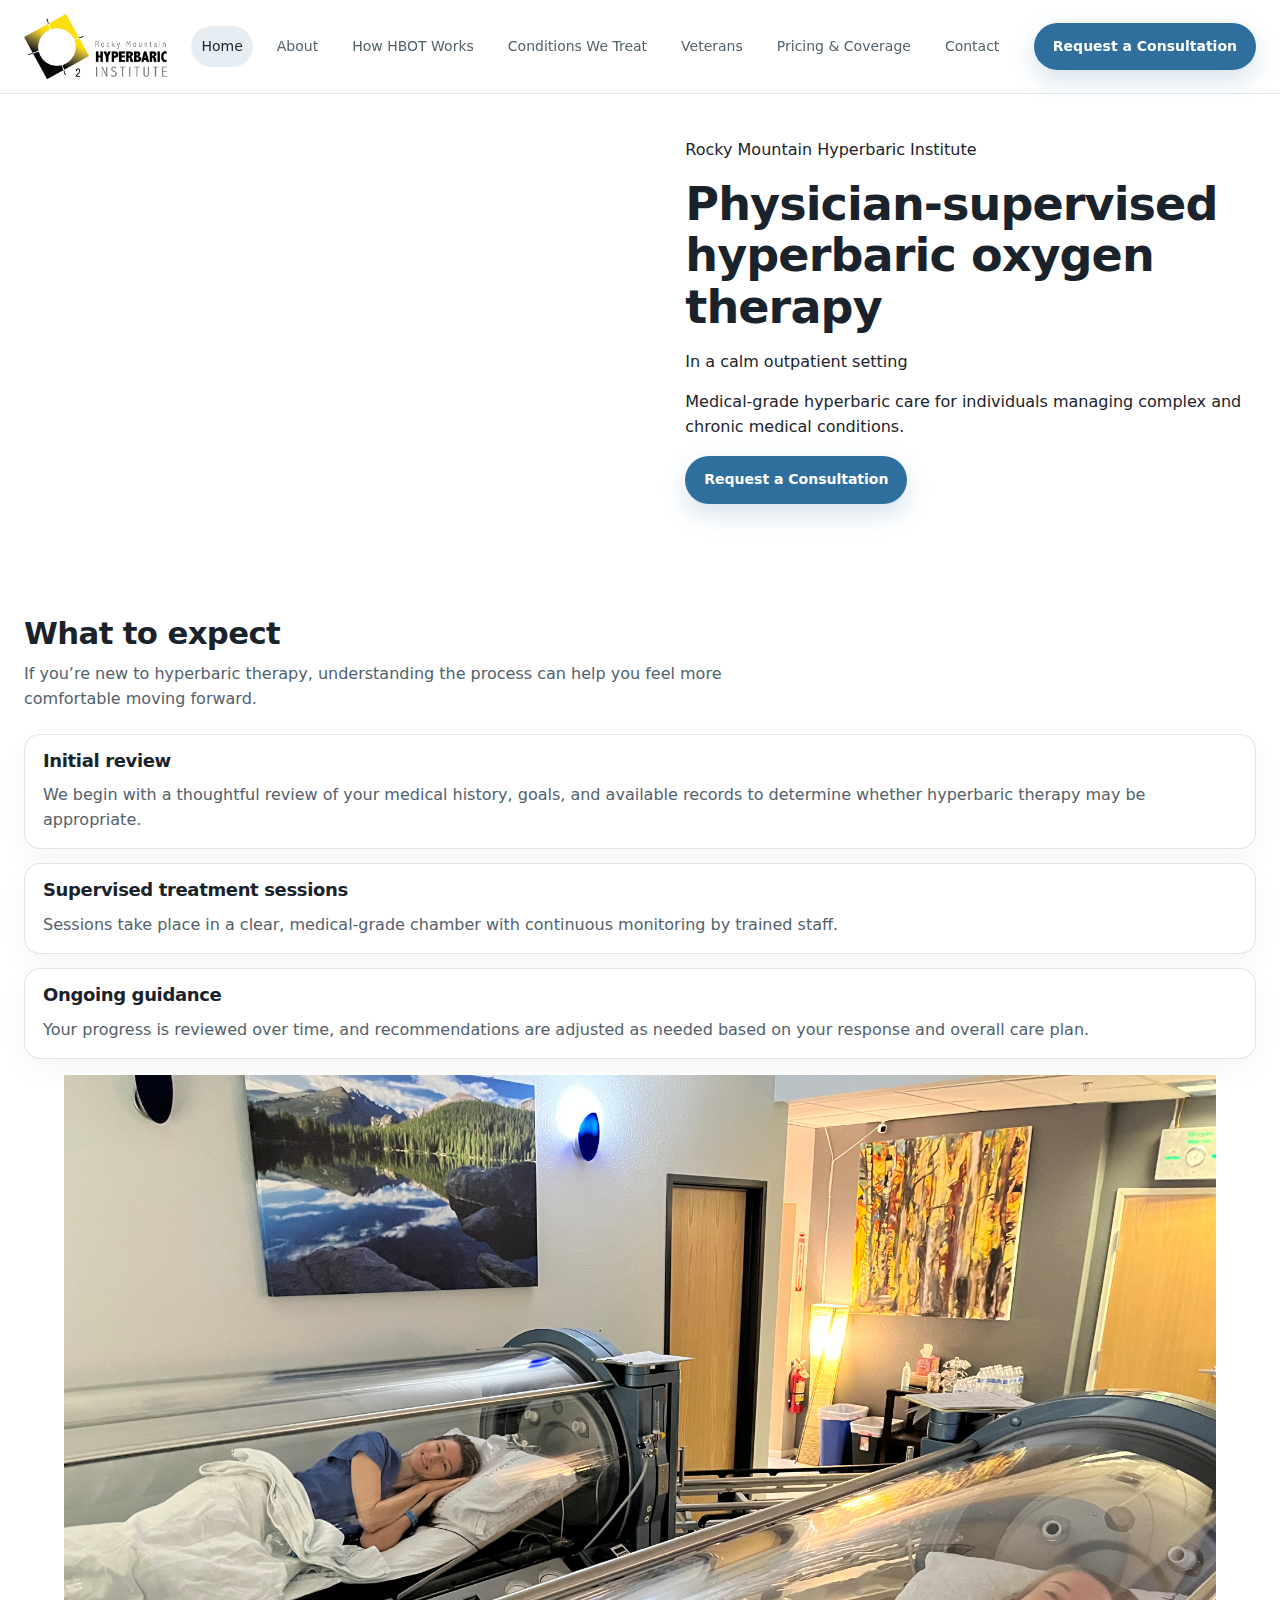
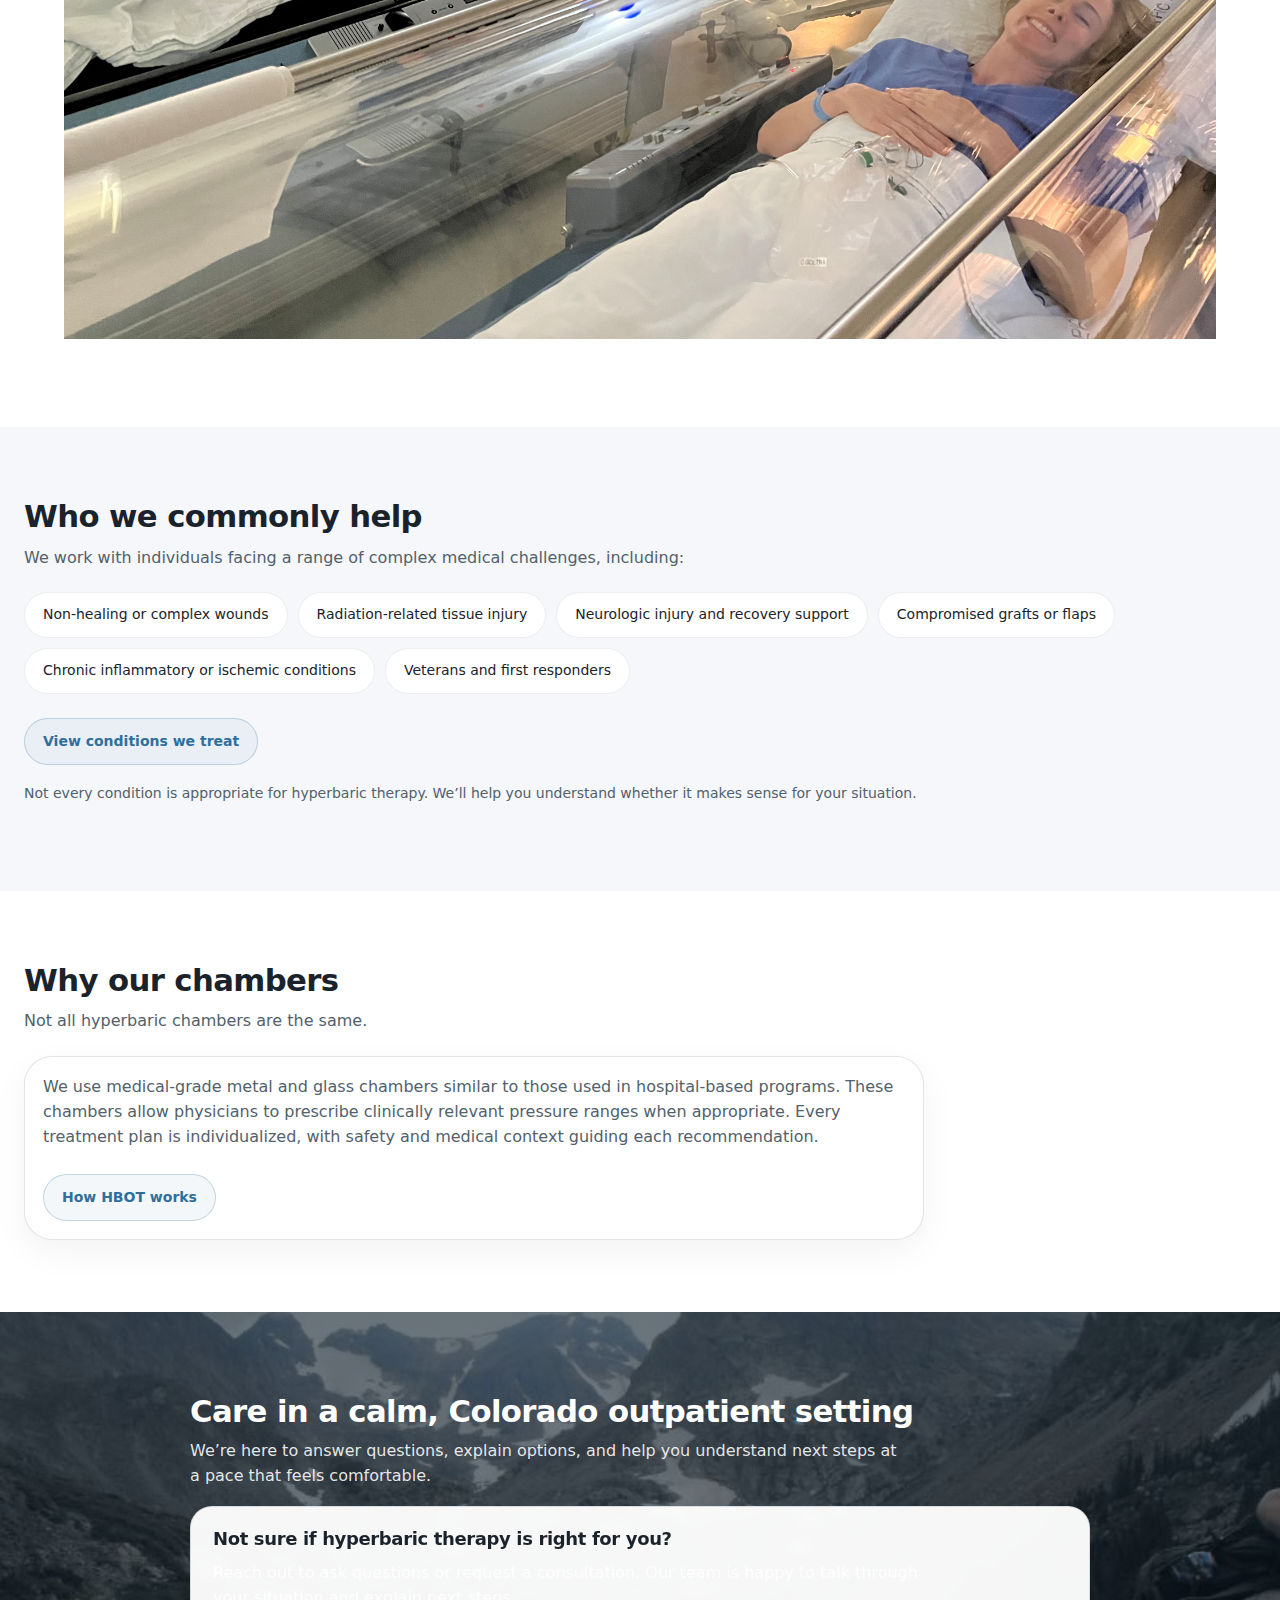
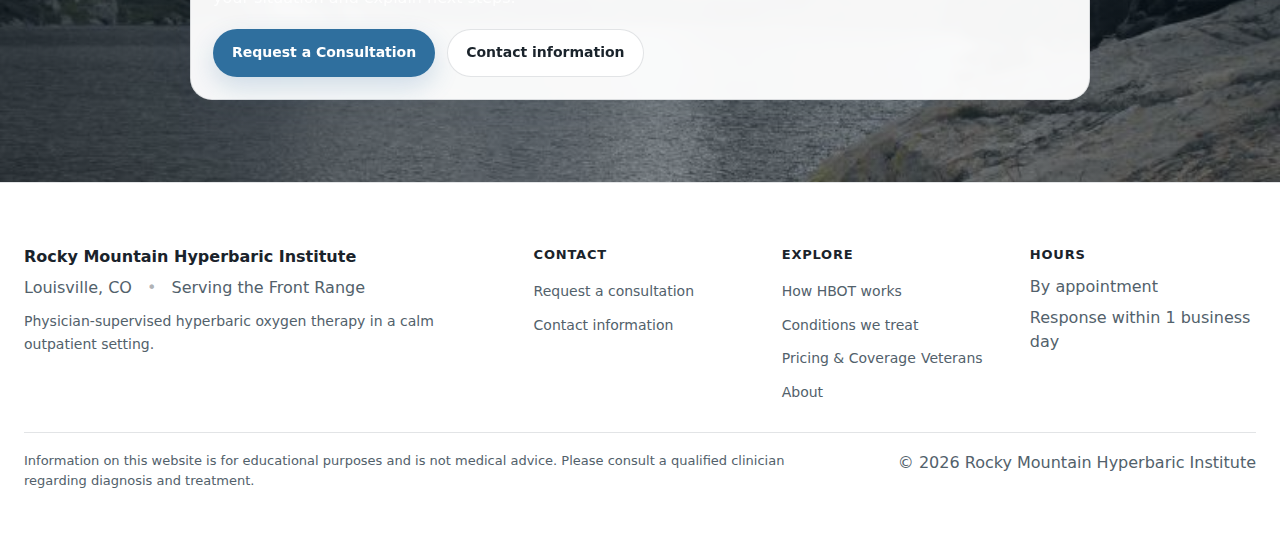
<file: index.html>
<!DOCTYPE html>
<html lang="en">
<head>
  <meta charset="UTF-8" />
  <meta name="viewport" content="width=device-width, initial-scale=1" />
  <title>Rocky Mountain Hyperbaric Institute</title>
  <meta
    name="description"
    content="Physician-supervised hyperbaric oxygen therapy in a calm outpatient setting. Serving Louisville, Boulder, and the Front Range."
  />

  <link rel="stylesheet" href="/styles/base.css" />
  <link rel="stylesheet" href="/styles/components.css" />
  <link rel="stylesheet" href="/styles/home.css" />
</head>

<body class="home">
  <!-- Header -->
  <header class="site-header">
    <div class="container header-inner">
      <a class="brand" href="/index.html" aria-label="Rocky Mountain Hyperbaric Institute home">
        <img
          class="brand-logo"
          src="/assets/global/logo.png"
          alt="Rocky Mountain Hyperbaric Institute"
        />
      </a>

      <nav class="nav" aria-label="Primary navigation">
        <a class="nav-link is-active" href="/index.html">Home</a>
        <a class="nav-link" href="/pages/about.html">About</a>
        <a class="nav-link" href="/pages/how-hbot-works.html">How HBOT Works</a>
        <a class="nav-link" href="/pages/conditions.html">Conditions We Treat</a>
        <a class="nav-link" href="/pages/veterans.html">Veterans</a>
        <a class="nav-link" href="/pages/pricing-coverage.html">Pricing & Coverage</a>
        <a class="nav-link" href="/pages/contact.html">Contact</a>
      </nav>

      <div class="header-cta">
        <a class="btn btn-primary" href="/pages/contact.html">Request a Consultation</a>
      </div>
    </div>
  </header>

  <main>
    <!-- Hero (full-width band, constrained content) -->
    <section class="hero">
      <div class="hero-overlay"></div>

      <div class="hero-content">
        <p class="hero-kicker">Rocky Mountain Hyperbaric Institute</p>
        <div class="hero-divider"></div>

        <h1>Physician-supervised hyperbaric oxygen therapy</h1>

        <p class="hero-secondary">In a calm outpatient setting</p>

        <p class="hero-subhead">
          Medical-grade hyperbaric care for individuals managing complex and chronic medical
          conditions.
        </p>

        <a class="btn btn-primary" href="/pages/contact.html">Request a Consultation</a>
      </div>
    </section>

    <!-- What to expect -->
    <section class="section what-to-expect">
      <div class="container what-to-expect-grid">
        <header class="what-to-expect-header">
          <h2>What to expect</h2>
          <p class="subhead">
            If you’re new to hyperbaric therapy, understanding the process can help you feel more
            comfortable moving forward.
          </p>
        </header>

        <div class="what-to-expect-cards">
          <div class="card-stack">
            <article class="card">
              <h3>Initial review</h3>
              <p>
                We begin with a thoughtful review of your medical history, goals, and available
                records to determine whether hyperbaric therapy may be appropriate.
              </p>
            </article>

            <article class="card">
              <h3>Supervised treatment sessions</h3>
              <p>
                Sessions take place in a clear, medical-grade chamber with continuous monitoring by
                trained staff.
              </p>
            </article>

            <article class="card">
              <h3>Ongoing guidance</h3>
              <p>
                Your progress is reviewed over time, and recommendations are adjusted as needed
                based on your response and overall care plan.
              </p>
            </article>
          </div>
        </div>

        <figure class="what-to-expect-media" aria-hidden="true">
          <img src="/assets/home/what-to-expect.jpg" alt="" />
        </figure>
      </div>
    </section>

    <!-- Who we commonly help -->
    <section class="section section-muted">
      <div class="container">
        <h2>Who we commonly help</h2>
        <p class="subhead">
          We work with individuals facing a range of complex medical challenges, including:
        </p>

        <div class="pill-grid" role="list">
          <span class="pill" role="listitem">Non-healing or complex wounds</span>
          <span class="pill" role="listitem">Radiation-related tissue injury</span>
          <span class="pill" role="listitem">Neurologic injury and recovery support</span>
          <span class="pill" role="listitem">Compromised grafts or flaps</span>
          <span class="pill" role="listitem">Chronic inflammatory or ischemic conditions</span>
          <span class="pill" role="listitem">Veterans and first responders</span>
        </div>

        <div class="section-actions">
          <a class="btn btn-secondary" href="/pages/conditions.html">View conditions we treat</a>
        </div>

        <p class="fineprint">
          Not every condition is appropriate for hyperbaric therapy. We’ll help you understand
          whether it makes sense for your situation.
        </p>
      </div>
    </section>

    <!-- Why our chambers -->
    <section class="section">
      <div class="container">
        <h2>Why our chambers</h2>
        <p class="subhead">Not all hyperbaric chambers are the same.</p>

        <div class="callout">
          <p>
            We use medical-grade metal and glass chambers similar to those used in hospital-based
            programs. These chambers allow physicians to prescribe clinically relevant pressure
            ranges when appropriate. Every treatment plan is individualized, with safety and
            medical context guiding each recommendation.
          </p>

          <div class="section-actions">
            <a class="btn btn-secondary" href="/pages/how-hbot-works.html">How HBOT works</a>
          </div>
        </div>
      </div>
    </section>

    <!-- Mountain band + embedded CTA -->
    <section class="mountain-band">
      <div class="container mountain-inner">
        <h2>Care in a calm, Colorado outpatient setting</h2>
        <p>
          We’re here to answer questions, explain options, and help you understand next steps at a
          pace that feels comfortable.
        </p>

        <div class="cta-card cta-card--embedded cta-card--stacked">
          <div>
            <h3>Not sure if hyperbaric therapy is right for you?</h3>
            <p>
              Reach out to ask questions or request a consultation. Our team is happy to talk
              through your situation and explain next steps.
            </p>

            <div class="cta-actions">
              <a class="btn btn-primary" href="/pages/contact.html">Request a Consultation</a>
              <a class="btn btn-secondary" href="/pages/contact.html">Contact information</a>
            </div>
          </div>
        </div>
      </div>
    </section>
  </main>

  <!-- Footer -->
  <footer class="site-footer">
    <div class="container footer-top">
      <div class="footer-brand">
        <strong>Rocky Mountain Hyperbaric Institute</strong>
        <div class="footer-muted">
          Louisville, CO <span class="dot">•</span> Serving the Front Range
        </div>
        <p class="footer-blurb">
          Physician-supervised hyperbaric oxygen therapy in a calm outpatient setting.
        </p>
      </div>

      <div class="footer-cols">
        <div class="footer-col">
          <div class="footer-title">Contact</div>
          <a class="footer-link" href="/pages/contact.html">Request a consultation</a>
          <a class="footer-link" href="/pages/contact.html">Contact information</a>
        </div>

        <div class="footer-col">
          <div class="footer-title">Explore</div>
          <a class="footer-link" href="/pages/how-hbot-works.html">How HBOT works</a>
          <a class="footer-link" href="/pages/conditions.html">Conditions we treat</a>
          <a class="footer-link" href="/pages/pricing-coverage.html">Pricing & Coverage</a>
          <a class="footer-link" href="/pages/veterans.html">Veterans</a>
          <a class="footer-link" href="/pages/about.html">About</a>
        </div>

        <div class="footer-col">
          <div class="footer-title">Hours</div>
          <div class="footer-muted">By appointment</div>
          <div class="footer-muted">Response within 1 business day</div>
        </div>
      </div>
    </div>

    <div class="container footer-bottom">
      <div class="footer-fineprint">
        Information on this website is for educational purposes and is not medical advice. Please consult a qualified clinician regarding diagnosis and treatment.
      </div>

      <div class="footer-legal">
        <span class="footer-muted">© <span id="year"></span> Rocky Mountain Hyperbaric Institute</span>
      </div>
    </div>
  </footer>

  <script>
    document.getElementById("year").textContent = new Date().getFullYear();
  </script>

  <script src="/scripts/header-scroll.js"></script>

</body>
</html>
</file>
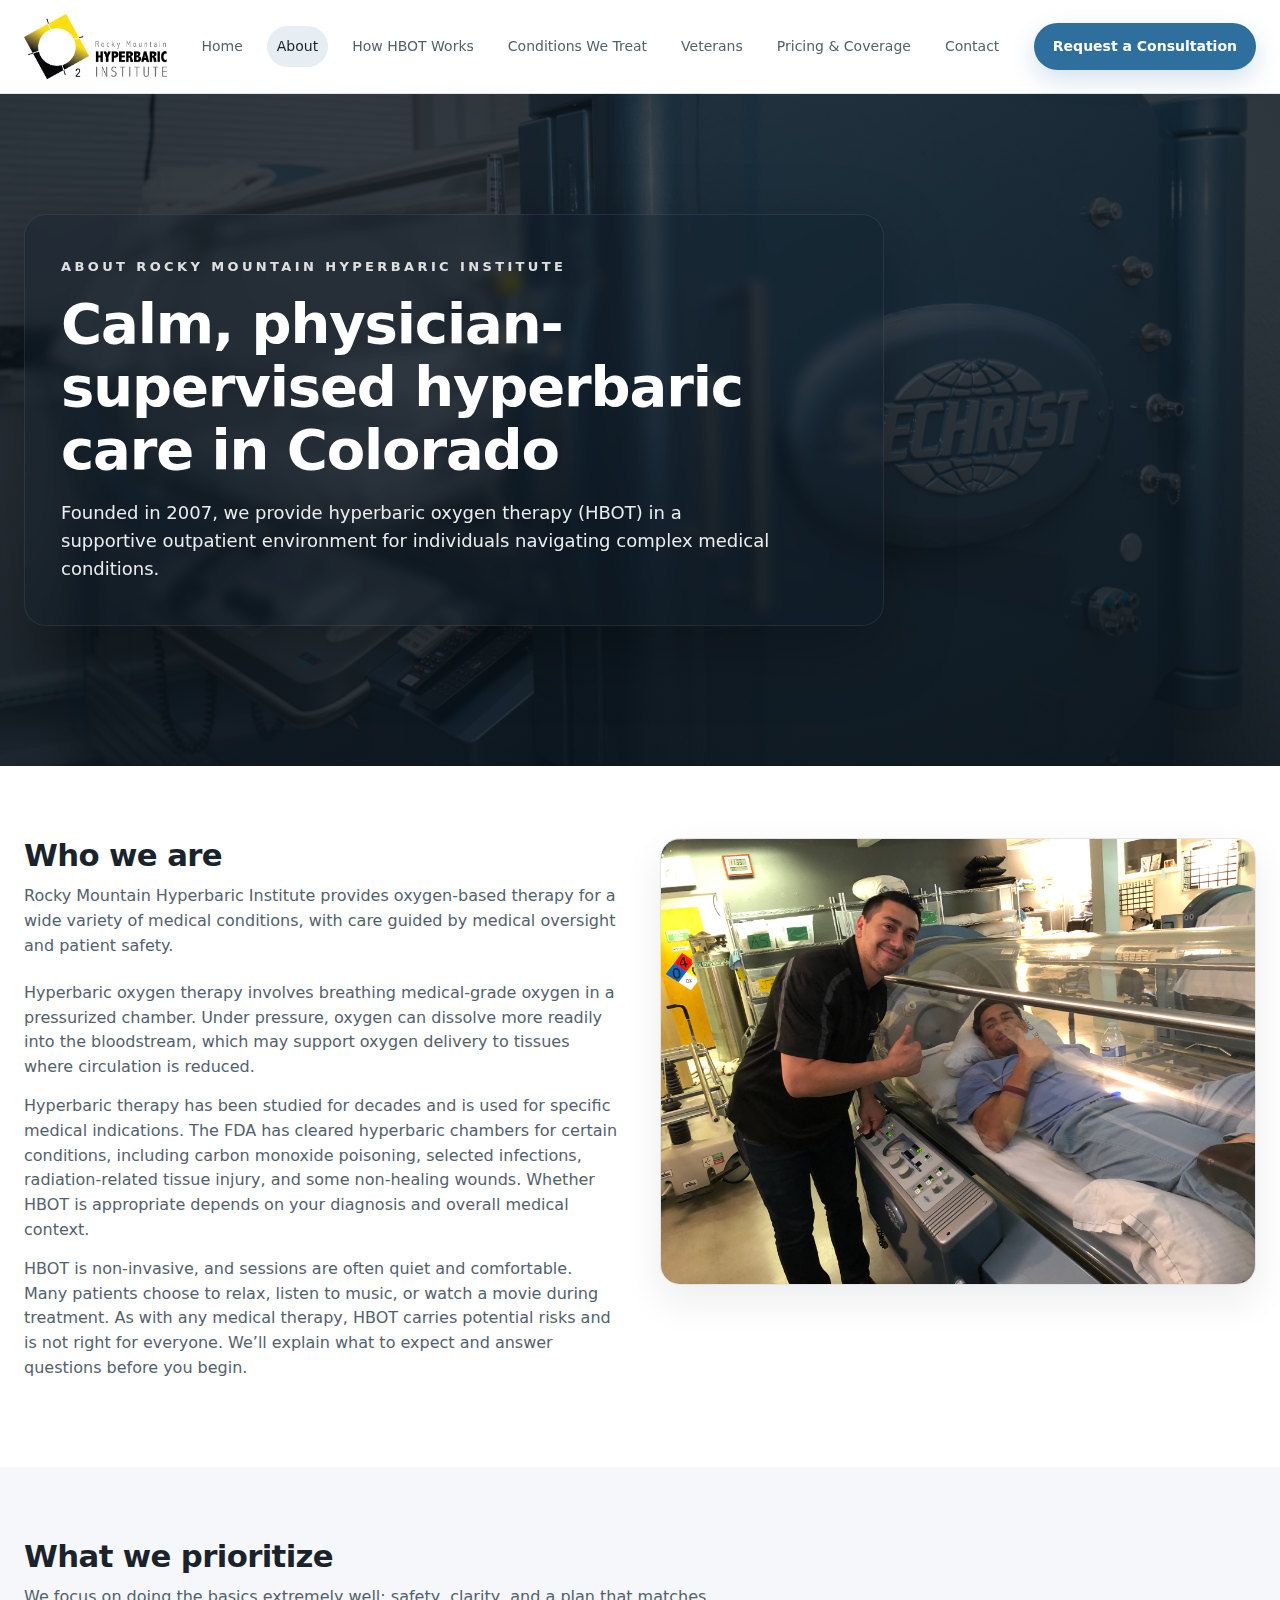
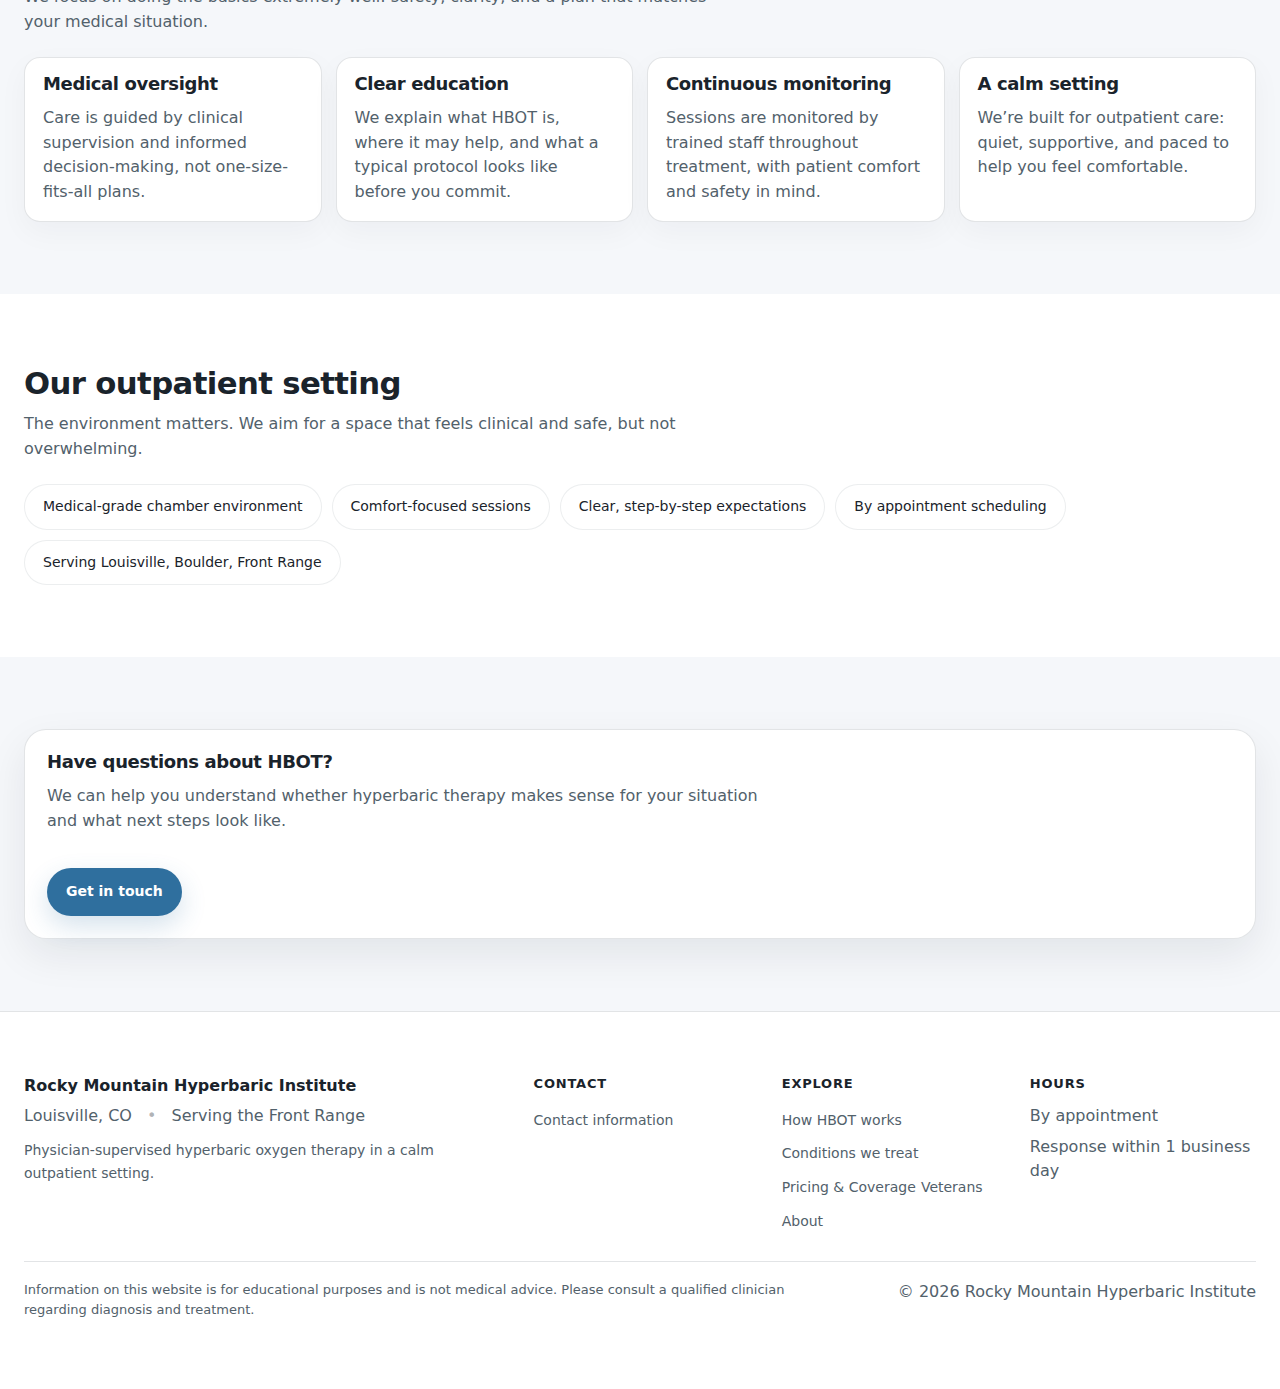
<file: pages/about.html>
<!DOCTYPE html>
<html lang="en">
<head>
  <meta charset="UTF-8" />
  <meta name="viewport" content="width=device-width, initial-scale=1" />
  <title>About | Rocky Mountain Hyperbaric Institute</title>
  <meta
    name="description"
    content="Learn about Rocky Mountain Hyperbaric Institute, founded in 2007, and our physician-supervised approach to hyperbaric oxygen therapy."
  />

  <link rel="stylesheet" href="/styles/base.css" />
  <link rel="stylesheet" href="/styles/components.css" />
  <link rel="stylesheet" href="/styles/about.css" />
</head>

<body>
  <!-- Header (same as home) -->
  <header class="site-header">
    <div class="container header-inner">
      <a class="brand" href="/index.html" aria-label="Rocky Mountain Hyperbaric Institute home">
        <img class="brand-logo" src="/assets/global/logo.png" alt="Rocky Mountain Hyperbaric Institute" />
      </a>

      <nav class="nav" aria-label="Primary navigation">
        <a class="nav-link" href="/index.html">Home</a>
        <a class="nav-link is-active" aria-current="page" href="/pages/about.html">About</a>
        <a class="nav-link" href="/pages/how-hbot-works.html">How HBOT Works</a>
        <a class="nav-link" href="/pages/conditions.html">Conditions We Treat</a>
        <a class="nav-link" href="/pages/veterans.html">Veterans</a>
        <a class="nav-link" href="/pages/pricing-coverage.html">Pricing & Coverage</a>
        <a class="nav-link" href="/pages/contact.html">Contact</a>
      </nav>

      <div class="header-cta">
        <a class="btn btn-primary" href="/pages/contact.html">Request a Consultation</a>
      </div>
    </div>
  </header>

  <main>
    <!-- Hero (no CTA) -->
    <section class="about-hero">
    <div class="about-hero-overlay"></div>

    <div class="container">
        <div class="about-hero-panel">
        <p class="about-kicker">About Rocky Mountain Hyperbaric Institute</p>

        <h1>Calm, physician-supervised hyperbaric care in Colorado</h1>

        <p class="about-lead">
            Founded in 2007, we provide hyperbaric oxygen therapy (HBOT) in a supportive
            outpatient environment for individuals navigating complex medical conditions.
        </p>
        </div>
    </div>
    </section>

    <!-- Who We Are (text + image) -->
    <section class="section">
      <div class="container about-split">
        <div>
          <h2>Who we are</h2>

          <p class="subhead">
            Rocky Mountain Hyperbaric Institute provides oxygen-based therapy for a wide variety of
            medical conditions, with care guided by medical oversight and patient safety.
          </p>

          <div class="about-copy">
            <p>
              Hyperbaric oxygen therapy involves breathing medical-grade oxygen in a pressurized
              chamber. Under pressure, oxygen can dissolve more readily into the bloodstream, which
              may support oxygen delivery to tissues where circulation is reduced.
            </p>

            <p>
              Hyperbaric therapy has been studied for decades and is used for specific medical
              indications. The FDA has cleared hyperbaric chambers for certain conditions, including
              carbon monoxide poisoning, selected infections, radiation-related tissue injury, and
              some non-healing wounds. Whether HBOT is appropriate depends on your diagnosis and
              overall medical context.
            </p>

            <p>
              HBOT is non-invasive, and sessions are often quiet and comfortable. Many patients
              choose to relax, listen to music, or watch a movie during treatment. As with any
              medical therapy, HBOT carries potential risks and is not right for everyone. We’ll
              explain what to expect and answer questions before you begin.
            </p>
          </div>
        </div>

        <figure class="about-media" aria-hidden="true">
          <img src="/assets/about/jesus-chamber.jpg" alt="" />
        </figure>
      </div>
    </section>

    <!-- What we prioritize -->
    <section class="section section-muted">
      <div class="container">
        <h2>What we prioritize</h2>
        <p class="subhead">
          We focus on doing the basics extremely well: safety, clarity, and a plan that matches your
          medical situation.
        </p>

        <div class="about-cards">
          <article class="card">
            <h3>Medical oversight</h3>
            <p>
              Care is guided by clinical supervision and informed decision-making, not one-size-fits-all plans.
            </p>
          </article>

          <article class="card">
            <h3>Clear education</h3>
            <p>
              We explain what HBOT is, where it may help, and what a typical protocol looks like before you commit.
            </p>
          </article>

          <article class="card">
            <h3>Continuous monitoring</h3>
            <p>
              Sessions are monitored by trained staff throughout treatment, with patient comfort and safety in mind.
            </p>
          </article>

          <article class="card">
            <h3>A calm setting</h3>
            <p>
              We’re built for outpatient care: quiet, supportive, and paced to help you feel comfortable.
            </p>
          </article>
        </div>
      </div>
    </section>

    <!-- Our setting (pills) -->
    <section class="section">
      <div class="container">
        <h2>Our outpatient setting</h2>
        <p class="subhead">
          The environment matters. We aim for a space that feels clinical and safe, but not overwhelming.
        </p>

        <div class="pill-grid" role="list">
          <span class="pill" role="listitem">Medical-grade chamber environment</span>
          <span class="pill" role="listitem">Comfort-focused sessions</span>
          <span class="pill" role="listitem">Clear, step-by-step expectations</span>
          <span class="pill" role="listitem">By appointment scheduling</span>
          <span class="pill" role="listitem">Serving Louisville, Boulder, Front Range</span>
        </div>
      </div>
    </section>

    <!-- Single CTA (different wording) -->
    <section class="section section-muted">
      <div class="container">
        <div class="cta-card cta-card--stacked">
          <div>
            <h3>Have questions about HBOT?</h3>
            <p class="subhead" style="margin-bottom: 0;">
              We can help you understand whether hyperbaric therapy makes sense for your situation and what next steps look like.
            </p>
          </div>

          <div class="cta-actions">
            <a class="btn btn-primary" href="/pages/contact.html">Get in touch</a>
          </div>
        </div>
      </div>
    </section>
  </main>

  <!-- Footer (same as home) -->
  <footer class="site-footer">
    <div class="container footer-top">
      <div class="footer-brand">
        <strong>Rocky Mountain Hyperbaric Institute</strong>
        <div class="footer-muted">
          Louisville, CO <span class="dot">•</span> Serving the Front Range
        </div>
        <p class="footer-blurb">
          Physician-supervised hyperbaric oxygen therapy in a calm outpatient setting.
        </p>
      </div>

      <div class="footer-cols">
        <div class="footer-col">
          <div class="footer-title">Contact</div>
          <a class="footer-link" href="/pages/contact.html">Contact information</a>
        </div>

        <div class="footer-col">
          <div class="footer-title">Explore</div>
          <a class="footer-link" href="/pages/how-hbot-works.html">How HBOT works</a>
          <a class="footer-link" href="/pages/conditions.html">Conditions we treat</a>
          <a class="footer-link" href="/pages/pricing-coverage.html">Pricing & Coverage</a>
          <a class="footer-link" href="/pages/veterans.html">Veterans</a>
          <a class="footer-link" href="/pages/about.html">About</a>
        </div>

        <div class="footer-col">
          <div class="footer-title">Hours</div>
          <div class="footer-muted">By appointment</div>
          <div class="footer-muted">Response within 1 business day</div>
        </div>
      </div>
    </div>

    <div class="container footer-bottom">
      <div class="footer-fineprint">
        Information on this website is for educational purposes and is not medical advice. Please consult a qualified clinician regarding diagnosis and treatment.
      </div>

      <div class="footer-legal">
        <span class="footer-muted">© <span id="year"></span> Rocky Mountain Hyperbaric Institute</span>
      </div>
    </div>
  </footer>

  <script>
    document.getElementById("year").textContent = new Date().getFullYear();
  </script>

  <script src="/scripts/header-scroll.js"></script>
</body>
</html>
</file>
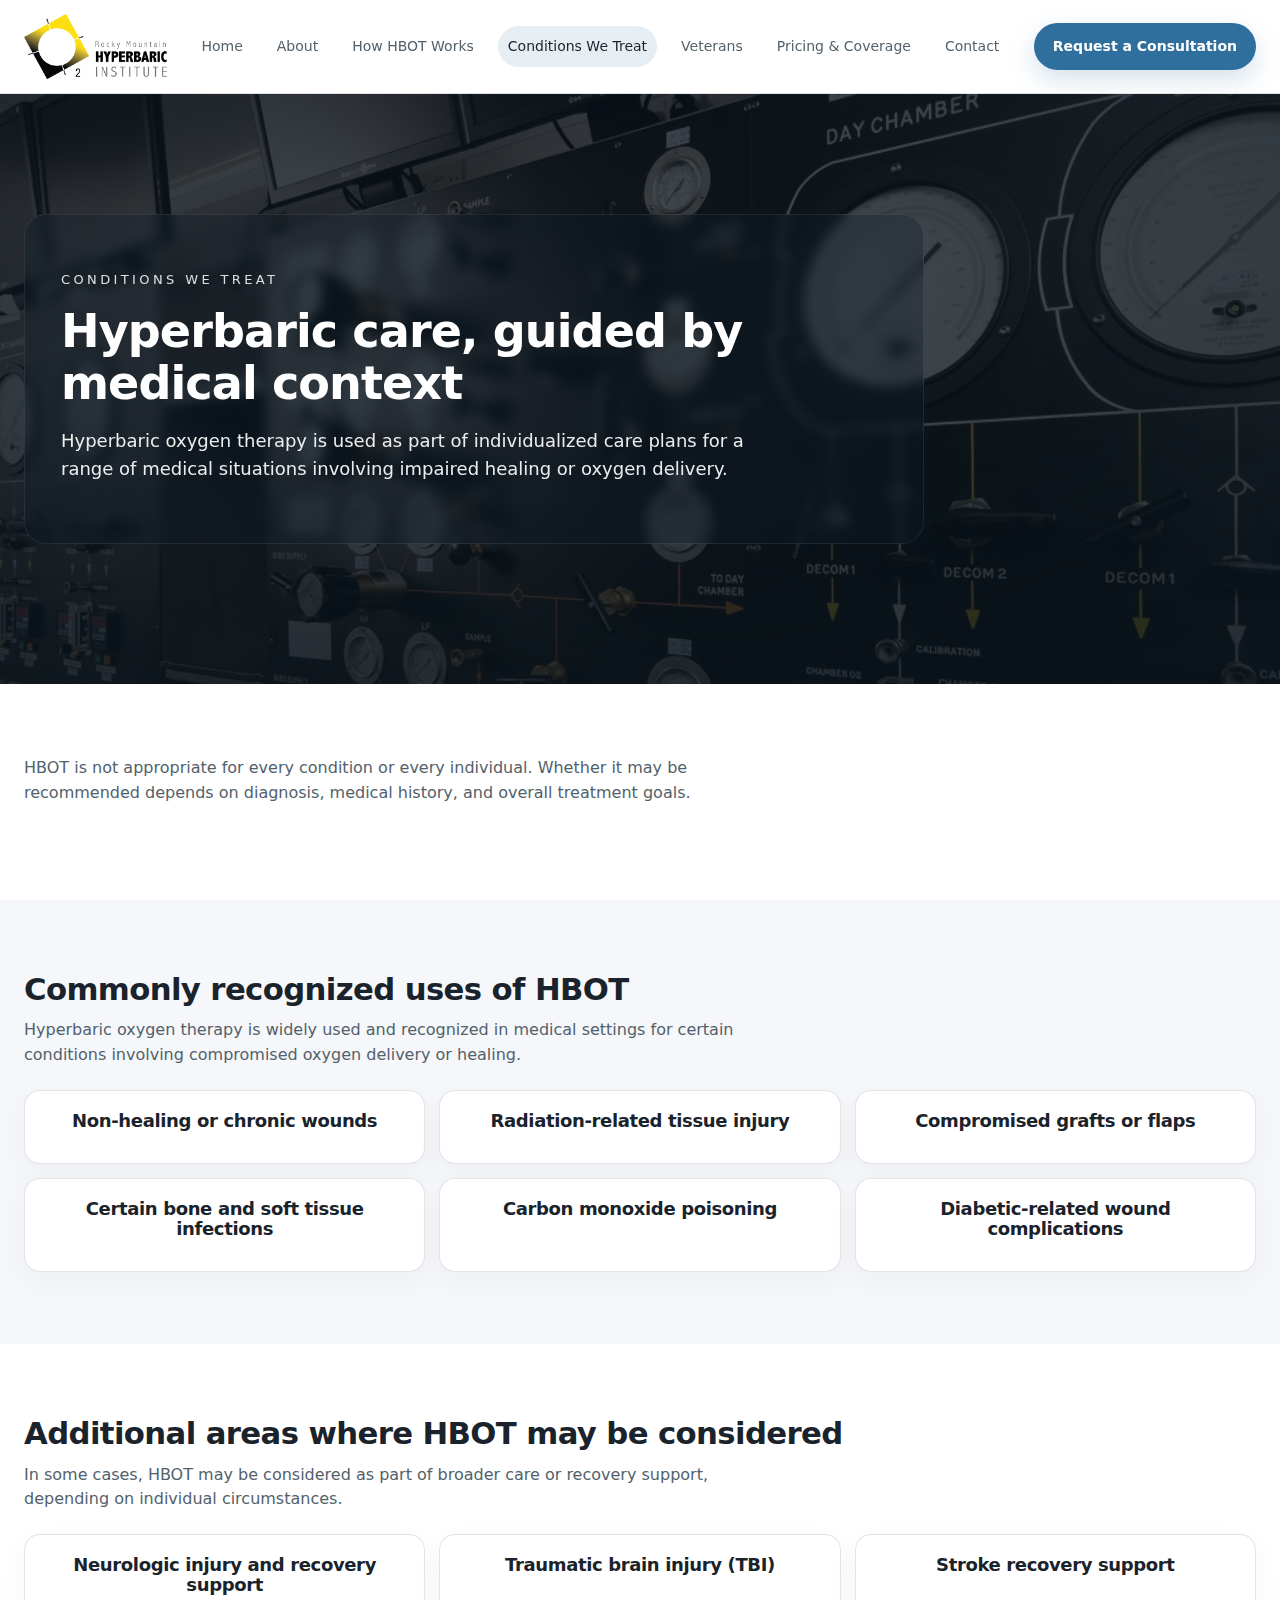
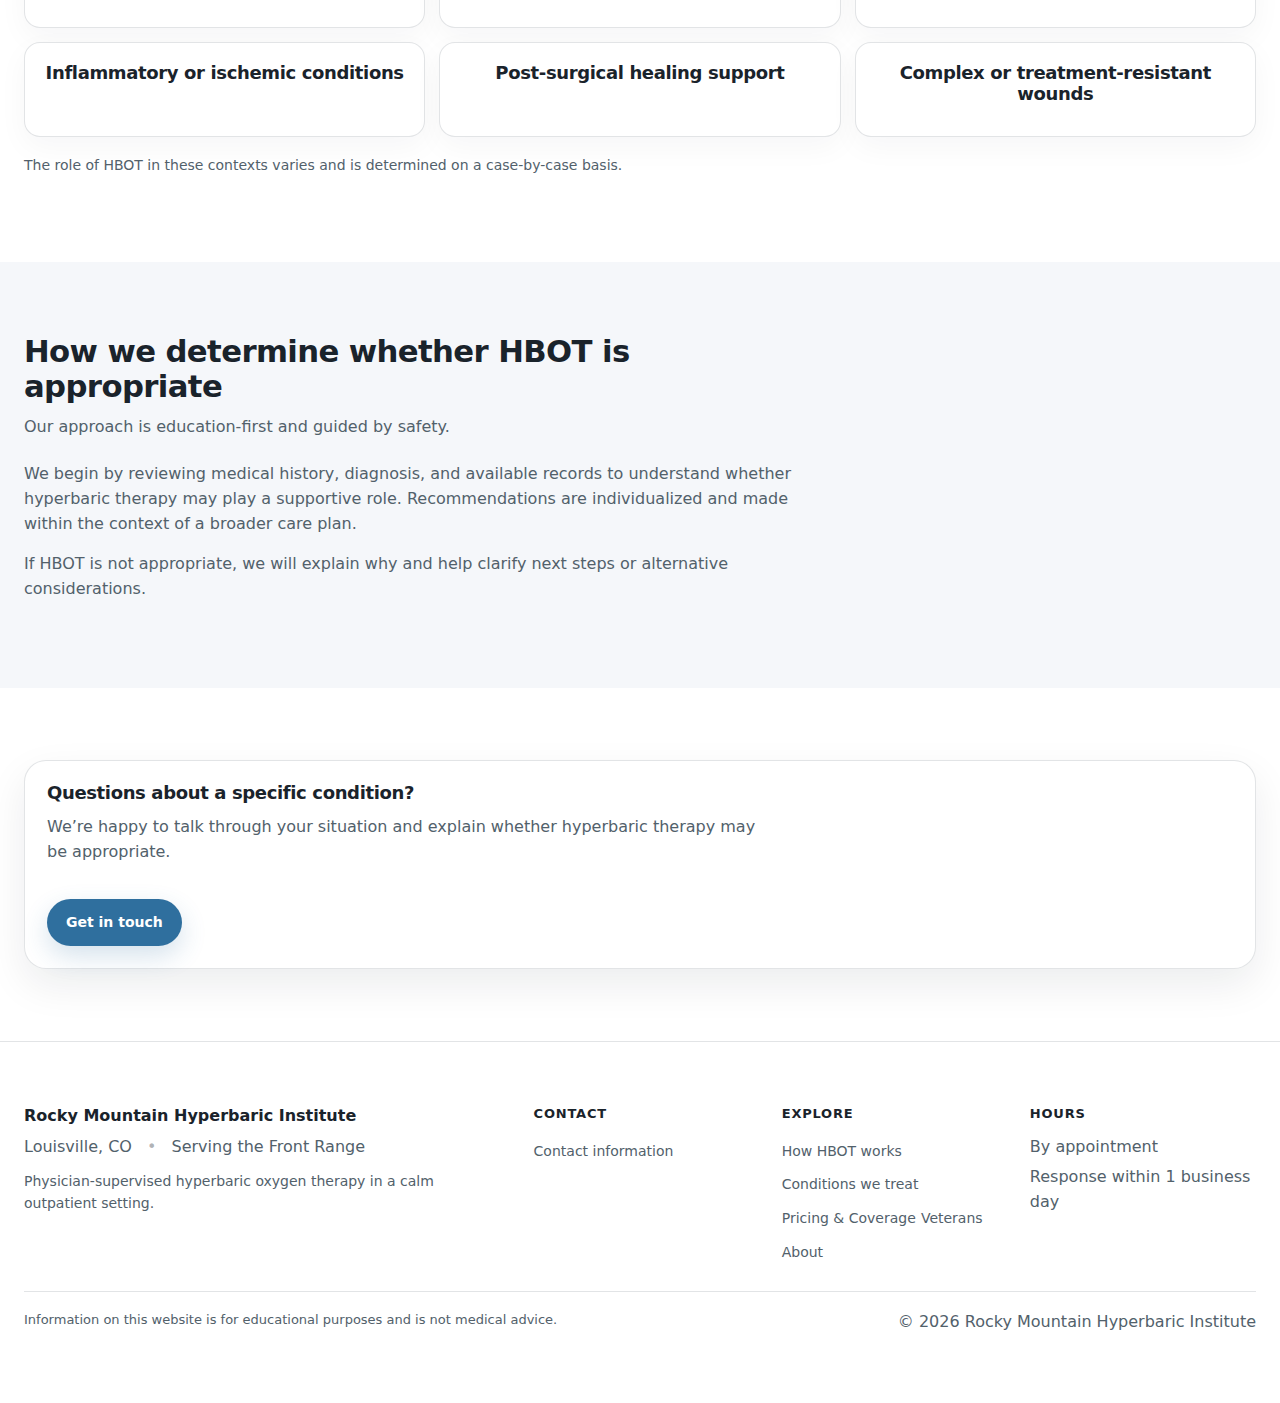
<file: pages/conditions.html>
<!DOCTYPE html>
<html lang="en">
<head>
  <meta charset="UTF-8" />
  <meta name="viewport" content="width=device-width, initial-scale=1" />
  <title>Conditions We Treat | Rocky Mountain Hyperbaric Institute</title>
  <meta
    name="description"
    content="Learn about the types of conditions and medical situations where hyperbaric oxygen therapy (HBOT) may be used as part of care."
  />

  <link rel="stylesheet" href="/styles/base.css" />
  <link rel="stylesheet" href="/styles/components.css" />
  <link rel="stylesheet" href="/styles/conditions.css" />
</head>

<body>
  <!-- Header -->
  <header class="site-header">
    <div class="container header-inner">
      <a class="brand" href="/index.html">
        <img class="brand-logo" src="/assets/global/logo.png" alt="Rocky Mountain Hyperbaric Institute" />
      </a>

      <nav class="nav">
        <a class="nav-link" href="/index.html">Home</a>
        <a class="nav-link" href="/pages/about.html">About</a>
        <a class="nav-link" href="/pages/how-hbot-works.html">How HBOT Works</a>
        <a class="nav-link is-active" aria-current="page" href="/pages/conditions.html">Conditions We Treat</a>
        <a class="nav-link" href="/pages/veterans.html">Veterans</a>
        <a class="nav-link" href="/pages/pricing-coverage.html">Pricing & Coverage</a>
        <a class="nav-link" href="/pages/contact.html">Contact</a>
      </nav>

      <div class="header-cta">
        <a class="btn btn-primary" href="/pages/contact.html">Request a Consultation</a>
      </div>
    </div>
  </header>

  <main>
    <!-- HERO -->
    <section class="conditions-hero">
      <div class="conditions-hero-overlay"></div>

      <div class="container">
        <div class="conditions-hero-panel">
          <p class="conditions-kicker">Conditions We Treat</p>
          <h1>Hyperbaric care, guided by medical context</h1>
          <p class="conditions-lead">
            Hyperbaric oxygen therapy is used as part of individualized care plans for a range of
            medical situations involving impaired healing or oxygen delivery.
          </p>
        </div>
      </div>
    </section>

    <!-- Intro -->
    <section class="section">
      <div class="container">
        <div class="conditions-narrow">
          <p class="subhead">
            HBOT is not appropriate for every condition or every individual. Whether it may be
            recommended depends on diagnosis, medical history, and overall treatment goals.
          </p>
        </div>
      </div>
    </section>

    <!-- Recognized Uses -->
    <section class="section section-muted">
      <div class="container">
        <h2>Commonly recognized uses of HBOT</h2>
        <p class="subhead">
          Hyperbaric oxygen therapy is widely used and recognized in medical settings for certain
          conditions involving compromised oxygen delivery or healing.
        </p>

        <div class="conditions-grid">
          <div class="card"><h3>Non-healing or chronic wounds</h3></div>
          <div class="card"><h3>Radiation-related tissue injury</h3></div>
          <div class="card"><h3>Compromised grafts or flaps</h3></div>
          <div class="card"><h3>Certain bone and soft tissue infections</h3></div>
          <div class="card"><h3>Carbon monoxide poisoning</h3></div>
          <div class="card"><h3>Diabetic-related wound complications</h3></div>
        </div>
      </div>
    </section>

    <!-- Broader Care Contexts -->
    <section class="section">
      <div class="container">
        <h2>Additional areas where HBOT may be considered</h2>
        <p class="subhead">
          In some cases, HBOT may be considered as part of broader care or recovery support,
          depending on individual circumstances.
        </p>

        <div class="conditions-grid">
          <div class="card"><h3>Neurologic injury and recovery support</h3></div>
          <div class="card"><h3>Traumatic brain injury (TBI)</h3></div>
          <div class="card"><h3>Stroke recovery support</h3></div>
          <div class="card"><h3>Inflammatory or ischemic conditions</h3></div>
          <div class="card"><h3>Post-surgical healing support</h3></div>
          <div class="card"><h3>Complex or treatment-resistant wounds</h3></div>
        </div>

        <p class="fineprint">
          The role of HBOT in these contexts varies and is determined on a case-by-case basis.
        </p>
      </div>
    </section>

    <!-- Evaluation -->
    <section class="section section-muted">
      <div class="container">
        <div class="conditions-narrow">
          <h2>How we determine whether HBOT is appropriate</h2>
          <p class="subhead">
            Our approach is education-first and guided by safety.
          </p>

          <p class="conditions-body">
            We begin by reviewing medical history, diagnosis, and available records to understand
            whether hyperbaric therapy may play a supportive role. Recommendations are individualized
            and made within the context of a broader care plan.
          </p>

          <p class="conditions-body">
            If HBOT is not appropriate, we will explain why and help clarify next steps or alternative
            considerations.
          </p>
        </div>
      </div>
    </section>

    <!-- Gentle Close -->
    <section class="section">
      <div class="container">
        <div class="cta-card cta-card--stacked">
          <div>
            <h3>Questions about a specific condition?</h3>
            <p class="subhead" style="margin-bottom: 0;">
              We’re happy to talk through your situation and explain whether hyperbaric therapy may
              be appropriate.
            </p>
          </div>

          <div class="cta-actions">
            <a class="btn btn-primary" href="/pages/contact.html">Get in touch</a>
          </div>
        </div>
      </div>
    </section>
  </main>

  <!-- Footer -->
  <footer class="site-footer">
    <div class="container footer-top">
      <div class="footer-brand">
        <strong>Rocky Mountain Hyperbaric Institute</strong>
        <div class="footer-muted">
          Louisville, CO <span class="dot">•</span> Serving the Front Range
        </div>
        <p class="footer-blurb">
          Physician-supervised hyperbaric oxygen therapy in a calm outpatient setting.
        </p>
      </div>

      <div class="footer-cols">
        <div class="footer-col">
          <div class="footer-title">Contact</div>
          <a class="footer-link" href="/pages/contact.html">Contact information</a>
        </div>

        <div class="footer-col">
          <div class="footer-title">Explore</div>
          <a class="footer-link" href="/pages/how-hbot-works.html">How HBOT works</a>
          <a class="footer-link" href="/pages/conditions.html">Conditions we treat</a>
          <a class="footer-link" href="/pages/pricing-coverage.html">Pricing & Coverage</a>
          <a class="footer-link" href="/pages/veterans.html">Veterans</a>
          <a class="footer-link" href="/pages/about.html">About</a>
        </div>

        <div class="footer-col">
          <div class="footer-title">Hours</div>
          <div class="footer-muted">By appointment</div>
          <div class="footer-muted">Response within 1 business day</div>
        </div>
      </div>
    </div>

    <div class="container footer-bottom">
      <div class="footer-fineprint">
        Information on this website is for educational purposes and is not medical advice.
      </div>

      <div class="footer-legal">
        <span class="footer-muted">© <span id="year"></span> Rocky Mountain Hyperbaric Institute</span>
      </div>
    </div>
  </footer>

  <script>
    document.getElementById("year").textContent = new Date().getFullYear();
  </script>
  <script src="/scripts/header-scroll.js"></script>
</body>
</html>
</file>
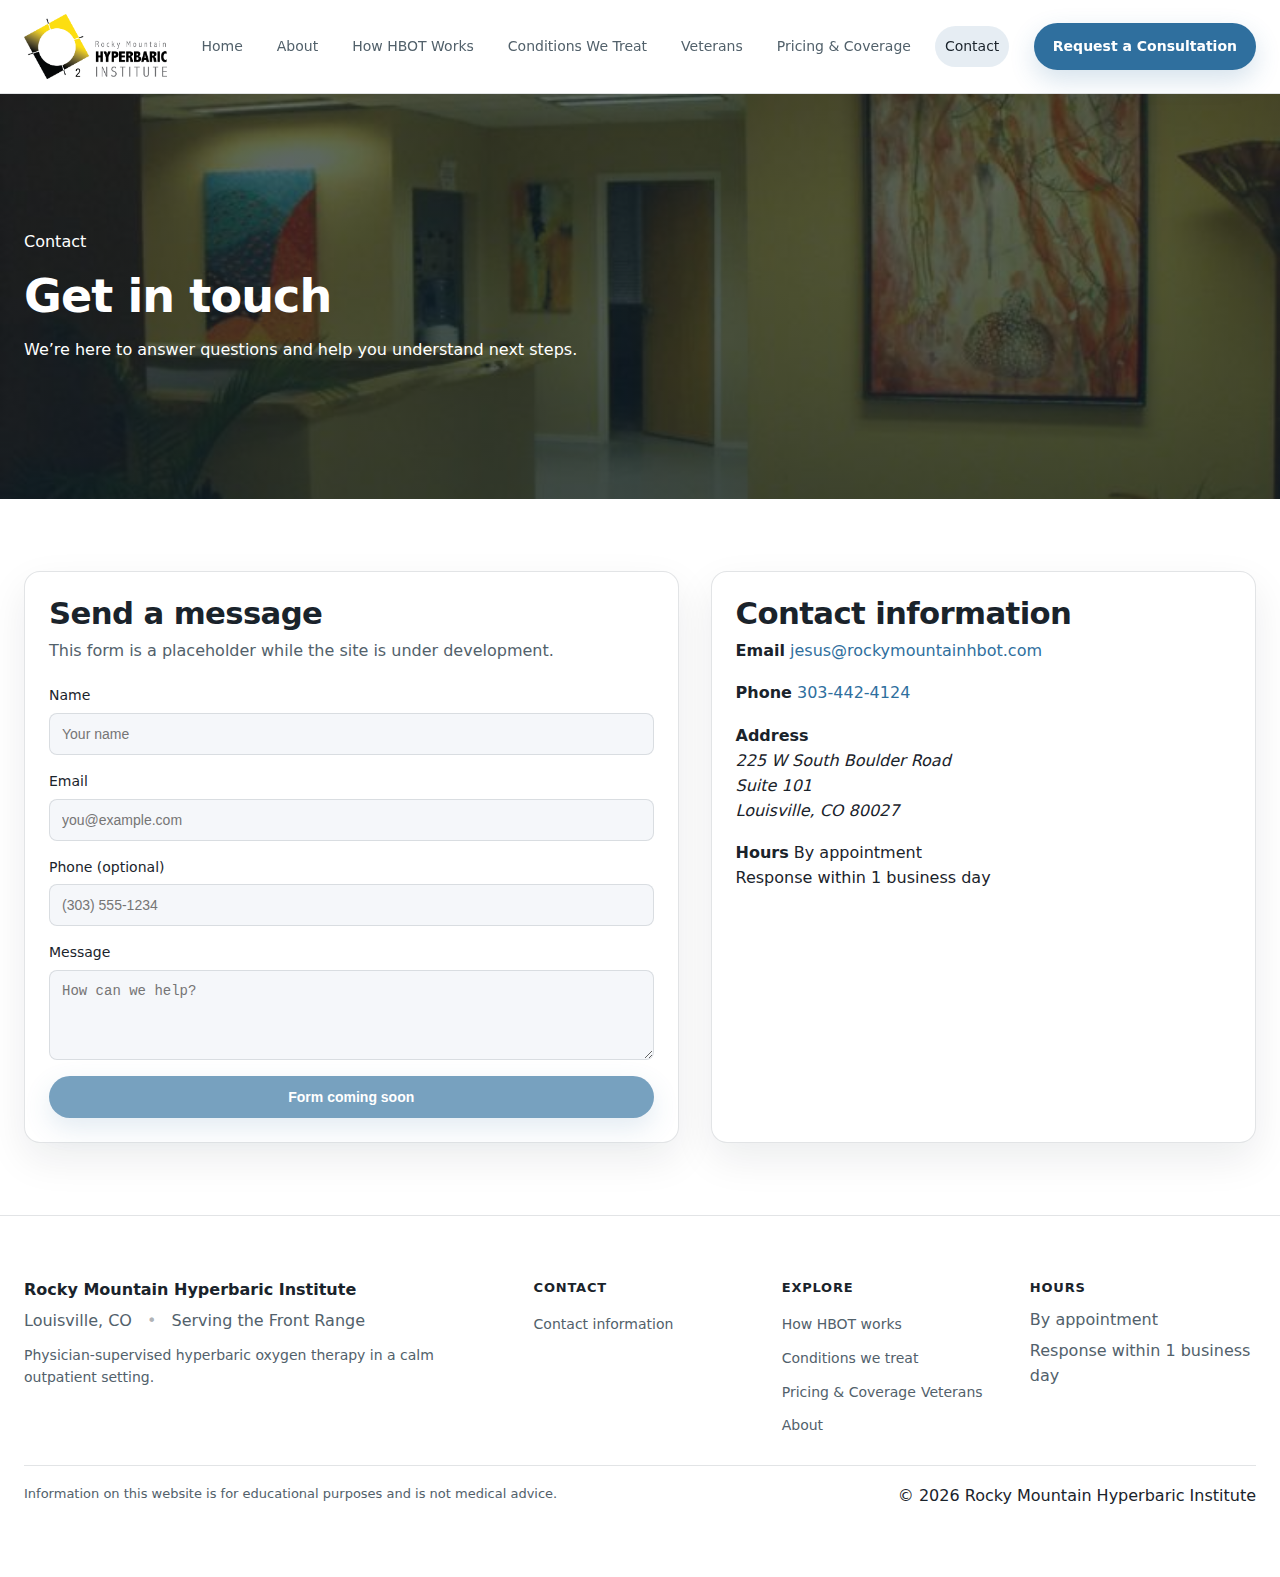
<file: pages/contact.html>
<!DOCTYPE html>
<html lang="en">
<head>
  <meta charset="UTF-8" />
  <meta name="viewport" content="width=device-width, initial-scale=1" />
  <title>Contact | Rocky Mountain Hyperbaric Institute</title>
  <meta
    name="description"
    content="Contact Rocky Mountain Hyperbaric Institute. Ask a question or request a consultation."
  />

  <link rel="stylesheet" href="/styles/base.css" />
  <link rel="stylesheet" href="/styles/components.css" />
  <link rel="stylesheet" href="/styles/contact.css" />
</head>

<body>
  <!-- Header -->
  <header class="site-header">
    <div class="container header-inner">
      <a class="brand" href="/index.html">
        <img class="brand-logo" src="/assets/global/logo.png" alt="Rocky Mountain Hyperbaric Institute" />
      </a>

      <nav class="nav">
        <a class="nav-link" href="/index.html">Home</a>
        <a class="nav-link" href="/pages/about.html">About</a>
        <a class="nav-link" href="/pages/how-hbot-works.html">How HBOT Works</a>
        <a class="nav-link" href="/pages/conditions.html">Conditions We Treat</a>
        <a class="nav-link" href="/pages/veterans.html">Veterans</a>
        <a class="nav-link" href="/pages/pricing-coverage.html">Pricing & Coverage</a>
        <a class="nav-link is-active" aria-current="page" href="/pages/contact.html">Contact</a>
      </nav>

      <div class="header-cta">
        <a class="btn btn-primary" href="/pages/contact.html">Request a Consultation</a>
      </div>
    </div>
  </header>

  <main>
    <!-- Hero -->
    <section class="contact-hero">
      <div class="contact-hero-overlay"></div>

      <div class="container">
        <div class="contact-hero-panel">
          <p class="about-kicker">Contact</p>
          <h1>Get in touch</h1>
          <p class="about-lead">
            We’re here to answer questions and help you understand next steps.
          </p>
        </div>
      </div>
    </section>

    <!-- Contact content -->
    <section class="section">
      <div class="container contact-grid">

        <!-- Form card -->
        <div class="contact-card">
          <h2>Send a message</h2>
          <p class="subhead">
            This form is a placeholder while the site is under development.
          </p>

          <form>
            <label>
              Name
              <input type="text" placeholder="Your name" disabled />
            </label>

            <label>
              Email
              <input type="email" placeholder="you@example.com" disabled />
            </label>

            <label>
              Phone (optional)
              <input type="tel" placeholder="(303) 555-1234" disabled />
            </label>

            <label>
              Message
              <textarea rows="4" placeholder="How can we help?" disabled></textarea>
            </label>

            <button class="btn btn-primary btn-disabled" type="button" disabled>
              Form coming soon
            </button>
          </form>
        </div>

        <!-- Info card -->
        <div class="contact-card contact-info">
          <h2>Contact information</h2>

          <div class="contact-item">
            <strong>Email</strong>
            <a href="mailto:jesus@rockymountainhbot.com">jesus@rockymountainhbot.com</a>
          </div>

          <div class="contact-item">
            <strong>Phone</strong>
            <a href="tel:13034424124">303-442-4124</a>
          </div>

          <div class="contact-item">
            <strong>Address</strong>
            <address>
              225 W South Boulder Road<br />
              Suite 101<br />
              Louisville, CO 80027
            </address>
          </div>

          <div class="contact-item">
            <strong>Hours</strong>
            <span>By appointment<br />Response within 1 business day</span>
          </div>
        </div>

      </div>
    </section>
  </main>

  <!-- Footer (same as other pages) -->
  <footer class="site-footer">
    <div class="container footer-top">
      <div class="footer-brand">
        <strong>Rocky Mountain Hyperbaric Institute</strong>
        <div class="footer-muted">
          Louisville, CO <span class="dot">•</span> Serving the Front Range
        </div>
        <p class="footer-blurb">
          Physician-supervised hyperbaric oxygen therapy in a calm outpatient setting.
        </p>
      </div>

      <div class="footer-cols">
        <div class="footer-col">
          <div class="footer-title">Contact</div>
          <a class="footer-link" href="/pages/contact.html">Contact information</a>
        </div>

        <div class="footer-col">
          <div class="footer-title">Explore</div>
          <a class="footer-link" href="/pages/how-hbot-works.html">How HBOT works</a>
          <a class="footer-link" href="/pages/conditions.html">Conditions we treat</a>
          <a class="footer-link" href="/pages/pricing-coverage.html">Pricing & Coverage</a>
          <a class="footer-link" href="/pages/veterans.html">Veterans</a>
          <a class="footer-link" href="/pages/about.html">About</a>
        </div>

        <div class="footer-col">
          <div class="footer-title">Hours</div>
          <div class="footer-muted">By appointment</div>
          <div class="footer-muted">Response within 1 business day</div>
        </div>
      </div>
    </div>

    <div class="container footer-bottom">
      <div class="footer-fineprint">
        Information on this website is for educational purposes and is not medical advice.
      </div>
      <div class="footer-legal">
        © <span id="year"></span> Rocky Mountain Hyperbaric Institute
      </div>
    </div>
  </footer>

  <script>
    document.getElementById("year").textContent = new Date().getFullYear();
  </script>
</body>
</html>
</file>
<file: styles/base.css>
:root{
  --bg: #ffffff;
  --muted-bg: #f5f7fa;
  --text: #1a232b;
  --muted: #52616b;

  --brand: #2f6f9e;         /* calm medical blue */
  --brand-2: #245a7f;
  --border: rgba(18, 34, 46, 0.12);

  --radius: 16px;
  --shadow: 0 16px 40px rgba(16, 24, 40, 0.08);

  --container: 1240px;      /* reduces “floating narrow” on wide screens */
}

*{ box-sizing: border-box; }

html{
    scroll-padding-top: 90px;
}

body{
  font-family: system-ui, -apple-system, Segoe UI, Roboto, Helvetica, Arial, sans-serif;
  color: var(--text);
  background: var(--bg);
  line-height: 1.55;
  -webkit-font-smoothing: antialiased;
  text-rendering: optimizeLegibility;
  margin: 0;
  padding: 0;
}

img{ max-width:100%; display:block; }
a{ color: inherit; text-decoration: none; }

.container{
  width: min(var(--container), calc(100% - 48px));
  margin: 0 auto;
}

.section{
  padding: 72px 0;
}

.section-muted{
  background: var(--muted-bg);
}

h1,h2,h3{
  letter-spacing: -0.02em;
  line-height: 1.12;
  margin: 0 0 12px;
}

h1{ font-size: clamp(32px, 3.6vw, 52px); }
h2{ font-size: clamp(26px, 2.4vw, 36px); }
h3{ font-size: 18px; }

.lead{
  font-size: 18px;
  color: var(--muted);
  max-width: 52ch;
  margin: 0 0 18px;
}

.subhead{
  color: var(--muted);
  max-width: 70ch;
  margin: 0 0 22px;
  font-size: 16px;
}

.fineprint{
  color: var(--muted);
  font-size: 14px;
  margin-top: 18px;
}

.dot{ margin: 0 10px; color: rgba(26,35,43,0.35); }

:focus-visible{
  outline: 3px solid rgba(47,111,158,0.45);
  outline-offset: 3px;
}
</file>
<file: styles/components.css>
/* Header (full width bar, centered content) */
.site-header{
  position: sticky;
  top: 0;
  z-index: 50;
  background: rgba(255,255,255,0.92);
  backdrop-filter: blur(10px);
  -webkit-backdrop-filter: blur(10px);
  border-bottom: 1px solid var(--border);
  transition: transform 0.28s ease;
  will-change: transform;
}

.site-header.is-hidden{
  transform: translateY(-100%);
}

@supports not ((backdrop-filter: blur(1px)) or (-webkit-backdrop-filter: blur(1px))){
  .site-header{
    background: #ffffff;
  }
}

.header-inner{
  display: flex;
  align-items: center;
  justify-content: space-between;
  gap: 18px;
  padding: 14px 0;
}

.brand-logo{
  height: 65px;   /* bigger logo */
  width: auto;
}

.nav{
  display: flex;
  align-items: center;
  gap: 14px;      /* keeps it one line */
  flex-wrap: nowrap;
  white-space: nowrap;
}

.nav-link{
  font-size: 14px;
  color: var(--muted);
  padding: 10px 10px;
  border-radius: 999px;
}

.nav-link:hover{
  color: var(--text);
  background: rgba(47,111,158,0.10);
}

.nav-link.is-active{
  color: var(--text);
  background: rgba(47,111,158,0.12);
}

.header-cta{ display:flex; }

/* Buttons (simple, familiar, older-user friendly) */
.btn{
  display: inline-flex;
  align-items: center;
  justify-content: center;
  gap: 10px;
  padding: 12px 18px;
  border-radius: 999px;
  font-weight: 600;
  font-size: 14px;
  border: 1px solid transparent;
  cursor: pointer;
  white-space: nowrap;
}

.btn-primary{
  background: var(--brand);
  color: white;
  box-shadow: 0 10px 26px rgba(47,111,158,0.20);
}

.btn-primary:hover{ background: var(--brand-2); }

.btn-secondary{
  background: white;
  border-color: var(--border);
  color: var(--text);
}

.btn-secondary:hover{
  border-color: rgba(47,111,158,0.35);
  background: rgba(47,111,158,0.05);
}

/* Cards */
.card-stack{ display: grid; gap: 14px; margin-top: 14px; }

.card{
  background: white;
  border: 1px solid var(--border);
  border-radius: var(--radius);
  padding: 16px 18px;
  box-shadow: 0 10px 30px rgba(16, 24, 40, 0.04);
}

.card p{ margin: 6px 0 0; color: var(--muted); }

.media-card{
  border-radius: 22px;
  overflow: hidden;
  box-shadow: var(--shadow);
  border: 1px solid var(--border);
}

.section-actions{ margin-top: 24px; }

.section .btn-secondary{
  background: rgba(47, 111, 158, 0.06);
  border-color: rgba(47, 111, 158, 0.25);
  color: var(--brand);
}

.section .btn-secondary:hover{
  background: rgba(47, 111, 158, 0.10);
  border-color: rgba(47, 111, 158, 0.35);
}

/* Pills */
.pill-grid{
  display: flex;
  flex-wrap: wrap;
  gap: 10px;
  margin-top: 12px;
}

.pill{
  background: white;
  border: 1px solid rgba(18, 34, 46, 0.08);
  color: var(--text);
  padding: 12px 18px;
  border-radius: 999px;
  font-size: 14px;
  line-height: 1.4;
}

/* Callout */
.callout{
  background: white;
  border: 1px solid var(--border);
  border-radius: 28px;
  padding: 18px 18px;
  box-shadow: 0 12px 34px rgba(16,24,40,0.05);
  max-width: 900px;
}

.callout p{ margin: 0; color: var(--muted); }

/* CTA card */
.cta-card{
  border: 1px solid var(--border);
  border-radius: 22px;
  padding: 22px;
  background: white;
  box-shadow: var(--shadow);
  display: flex;
  align-items: center;
  justify-content: space-between;
  gap: 18px;
}

.cta-actions{ display:flex; gap: 12px; flex-wrap: wrap; }

.cta-card--embedded{
  background: rgba(255,255,255,0.96);
  backdrop-filter: blur(4px);
}

.cta-card--embedded h3{
  color: var(--text);
}

.cta-card--embedded p{
  color: var(--muted);
}

/* CTA card – stacked layout variant (actions under copy) */
.cta-card--stacked{
  flex-direction: column;
  align-items: flex-start;
}

.cta-card--stacked .cta-actions{
  margin-top: 16px;
}

/* Footer */
.site-footer{
  border-top: 1px solid var(--border);
  background: #fff;
  padding: 28px 0 40px;
}

.footer-inner{
  display: flex;
  align-items: center;
  justify-content: space-between;
  gap: 16px;
}

.footer-muted{ color: var(--muted); margin-top: 6px; }

.footer-links{
  display: flex;
  gap: 18px;
  color: var(--muted);
}

.footer-links a:hover{ color: var(--text); }

.footer-disclaimer{
  margin-top: 22px;
  color: var(--muted);
  font-size: 13px;
  max-width: 95ch;
}

/* Footer (upgraded layout) */
.footer-top{
  display: grid;
  grid-template-columns: 1.2fr 1.8fr;
  gap: 28px;
  padding: 34px 0 22px;
}

.footer-blurb{
  margin: 10px 0 0;
  color: var(--muted);
  max-width: 52ch;
  font-size: 14px;
  line-height: 1.6;
}

.footer-cols{
  display: grid;
  grid-template-columns: repeat(3, minmax(0, 1fr));
  gap: 22px;
}

.footer-title{
  font-weight: 700;
  font-size: 13px;
  letter-spacing: 0.06em;
  text-transform: uppercase;
  margin-bottom: 10px;
  color: var(--text);
}

.footer-link{
  display: inline-block;
  padding: 6px 0;
  color: var(--muted);
  font-size: 14px;
}

.footer-link:hover{
  color: var(--text);
}

.footer-bottom{
  border-top: 1px solid var(--border);
  padding: 18px 0 28px;
  display: flex;
  align-items: flex-start;
  justify-content: space-between;
  gap: 18px;
}

.footer-fineprint{
  color: var(--muted);
  font-size: 13px;
  max-width: 95ch;
  line-height: 1.6;
}

.footer-legal{
  white-space: nowrap;
}

/* Responsive */
@media (max-width: 980px){
  .footer-top{
    grid-template-columns: 1fr;
  }

  .footer-cols{
    grid-template-columns: 1fr;
  }

  .footer-bottom{
    flex-direction: column;
    align-items: flex-start;
  }

  .footer-legal{
    white-space: normal;
  }
}

@media (max-width: 640px){
  .site-header{
    transform: none !important;
  }
}
</file>
<file: styles/home.css>
/* Hero band: full-width background to reduce “empty sides” feeling */
.hero-band{
  background: linear-gradient(180deg, rgba(47,111,158,0.08), rgba(47,111,158,0));
  padding: 34px 0 10px;
}

.hero{
  display: grid;
  grid-template-columns: 1.05fr 0.95fr;
  gap: 28px;
  align-items: center;
  padding: 28px 0 40px;
}

.hero-actions{
  display: flex;
  gap: 12px;
  flex-wrap: wrap;
  margin: 18px 0 12px;
}

.hero-meta{
  color: var(--muted);
  font-size: 14px;
  margin-top: 8px;
}

.hero-media img{
  height: 480px;            /* makes hero feel more “anchored” */
  width: 100%;
  object-fit: cover;
  border-radius: 24px;
  box-shadow: var(--shadow);
  border: 1px solid var(--border);
}

/* Split section layout */
.split{
  display: grid;
  grid-template-columns: 1fr 1fr;
  gap: 28px;
  align-items: start;
}

/* Rocky mountain band: calming “soul” moment */
.mountain-band{
  position: relative;
  padding: 82px 0;
  background-image: url("/assets/home/rocky-mountains.jpg");
  background-size: cover;
  background-position: center;
}

.mountain-band::before{
  content: "";
  position: absolute;
  inset: 0;
  background:
    linear-gradient(180deg, rgba(12, 28, 40, 0.62), rgba(12, 28, 40, 0.40));
}

.mountain-inner{
  position: relative;
  color: white;
  max-width: 900px;
}

.mountain-inner h2{
  color: white;
  margin-bottom: 10px;
}

.mountain-inner p{
  color: rgba(255,255,255,0.88);
  font-size: 16px;
  max-width: 70ch;
  margin: 0 0 18px;
}

/* Basic responsive safety for older users */
@media (max-width: 980px){
  .hero{ grid-template-columns: 1fr; }
  .hero-media img{ height: 360px; }
  .split{ grid-template-columns: 1fr; }
  .nav{ display: none; } /* optional for now; we can add a simple mobile menu later */
}
</file>
<file: styles/about.css>
/* =========================================================
   ABOUT PAGE STYLES
   ========================================================= */

.about-hero{
  position: relative;
  padding: 120px 0 140px;
  background-image: url("/assets/about/single-chamber.jpg");
  background-size: cover;
  background-position: center;
  overflow: hidden;
}

.about-hero-overlay{
  position: absolute;
  inset: 0;
  background:
    radial-gradient(80% 80% at 50% 40%, rgba(10, 20, 28, 0.35), rgba(10, 20, 28, 0.70)),
    linear-gradient(180deg, rgba(10, 20, 28, 0.55), rgba(10, 20, 28, 0.65));
}

.about-hero-panel{
  position: relative;
  z-index: 1;
  max-width: 860px;
  padding: 42px 36px;
  color: white;

  background: rgba(12, 28, 40, 0.30);
  border-radius: 22px;
  border: 1px solid rgba(255, 255, 255, 0.08);
  backdrop-filter: blur(6px);
  -webkit-backdrop-filter: blur(6px);

  box-shadow: 0 24px 70px rgba(0,0,0,0.28);
}

.about-kicker{
  font-size: 13px;
  letter-spacing: 0.26em;
  text-transform: uppercase;
  font-weight: 600;
  opacity: 0.85;
  margin: 0 0 16px;
}

.about-hero h1{
  font-size: clamp(36px, 4.6vw, 56px);
  line-height: 1.12;
  margin: 0 0 18px;
  color: white;
}

.about-lead{
  font-size: 18px;
  line-height: 1.55;
  max-width: 62ch;
  opacity: 0.92;
  margin: 0;
}

.about-hero .lead{
  color: rgba(255,255,255,0.88);
  margin: 0;
  text-shadow: 0 10px 26px rgba(0,0,0,0.14);
}

.about-hero-media{
  margin: 0;
}

.about-hero-media img{
  width: 100%;
  height: auto;
  border-radius: 22px;
  border: 1px solid rgba(255,255,255,0.14);
  box-shadow: 0 18px 50px rgba(0,0,0,0.16);
}

/* Who we are split */
.about-split{
  display: grid;
  grid-template-columns: 1fr 1fr;
  gap: 40px;
  align-items: start;
}

.about-copy p{
  margin: 0 0 14px;
  color: var(--muted);
  max-width: 72ch;
}

.about-media{
  margin: 0;
}

.about-media img{
  width: 100%;
  height: auto;
  border-radius: 20px;
  border: 1px solid var(--border);
  box-shadow: var(--shadow);
}

/* Card grid */
.about-cards{
  display: grid;
  grid-template-columns: repeat(4, minmax(0, 1fr));
  gap: 14px;
  margin-top: 12px;
}

.about-cards .card{
  height: 100%;
}

/* Responsive */
@media (max-width: 980px){
  .about-hero-inner{
    grid-template-columns: 1fr;
  }

  .about-split{
    grid-template-columns: 1fr;
  }

  .about-cards{
    grid-template-columns: 1fr;
  }

  .about-hero{
    padding: 90px 0 100px;
  }

  .about-hero-panel{
    padding: 34px 24px;
  }

  .about-hero h1{
    font-size: clamp(30px, 7vw, 42px);
  }
}
</file>
<file: styles/conditions.css>
/* =========================================================
   CONDITIONS PAGE
   ========================================================= */

.conditions-hero{
  position: relative;
  padding: 120px 0 140px;
  background-image: url("/assets/conditions/chamber-buttons2.jpg");
  background-size: cover;
  background-position: center;
}

.conditions-hero-overlay{
  position: absolute;
  inset: 0;
  background:
    radial-gradient(80% 80% at 50% 40%, rgba(10,20,28,0.35), rgba(10,20,28,0.70)),
    linear-gradient(180deg, rgba(10,20,28,0.55), rgba(10,20,28,0.65));
}

.conditions-hero-panel{
  position: relative;
  z-index: 1;
  max-width: 900px;
  padding: 42px 36px;
  color: white;
  background: rgba(12,28,40,0.30);
  border-radius: 22px;
  border: 1px solid rgba(255,255,255,0.08);
  backdrop-filter: blur(6px);
}

.conditions-kicker{
  font-size: 13px;
  letter-spacing: 0.26em;
  text-transform: uppercase;
  opacity: 0.85;
  margin-bottom: 16px;
}

.conditions-lead{
  font-size: 18px;
  max-width: 62ch;
  opacity: 0.92;
}

.conditions-narrow{
  max-width: 78ch;
}

.conditions-body{
  margin-bottom: 14px;
  color: var(--muted);
}

.conditions-grid{
  display: grid;
  grid-template-columns: repeat(3, minmax(0, 1fr));
  gap: 14px;
  margin-top: 16px;
}

.conditions-grid .card{
  text-align: center;
  padding: 20px;
}

@media (max-width: 980px){
  .conditions-hero{
    padding: 90px 0 100px;
  }

  .conditions-grid{
    grid-template-columns: 1fr;
  }
}
</file>
<file: styles/contact.css>
.contact-hero {
  position: relative;
  padding: 120px 0;
  background-image: url("/assets/contact/entrance.jpg"); /* placeholder */
  background-size: cover;
  background-position: center;
}

.contact-hero-overlay {
  position: absolute;
  inset: 0;
  background: linear-gradient(
    180deg,
    rgba(12, 28, 40, 0.65),
    rgba(12, 28, 40, 0.75)
  );
}

.contact-hero-panel {
  position: relative;
  max-width: 720px;
  color: white;
}

.contact-grid {
  display: grid;
  grid-template-columns: 1.2fr 1fr;
  gap: 32px;
}

.contact-card {
  background: white;
  border: 1px solid var(--border);
  border-radius: var(--radius);
  padding: 24px;
  box-shadow: var(--shadow);
}

.contact-card h2 {
  margin-bottom: 8px;
}

.contact-card form {
  display: grid;
  gap: 16px;
}

.contact-card label {
  display: grid;
  gap: 6px;
  font-size: 14px;
}

.contact-card input,
.contact-card textarea {
  padding: 12px;
  border-radius: 8px;
  border: 1px solid var(--border);
  font-size: 14px;
}

.contact-card input:disabled,
.contact-card textarea:disabled {
  background: #f5f7fa;
}

.btn-disabled {
  opacity: 0.65;
  cursor: not-allowed;
}

.contact-info .contact-item {
  margin-bottom: 18px;
}

.contact-info a {
  color: var(--brand);
}

@media (max-width: 900px) {
  .contact-grid {
    grid-template-columns: 1fr;
  }
}
</file>
